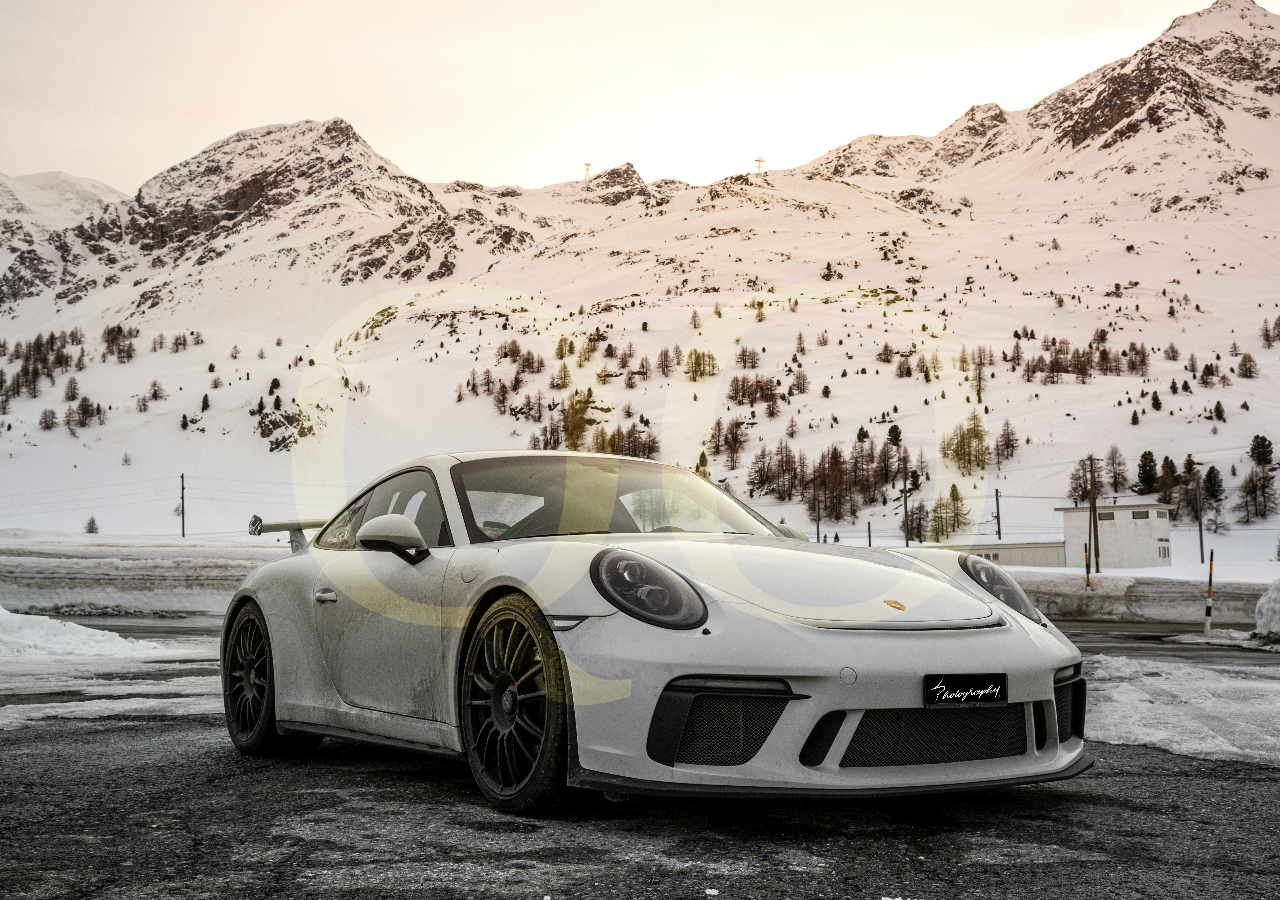
<file: index.html>
<!DOCTYPE html>
<html lang="en" class="no-js">
	<head>
		<meta charset="UTF-8" />
		<meta name="viewport" content="width=device-width, initial-scale=1">
		<title>Fake 3D Effect with WebGL Shaders | Demo 1 | Codrops</title>
		<meta name="description" content="Demo of the tutorial on how to create a fake 3D image effect with WebGL shaders." />
		<meta name="keywords" content="webgl, 3d, image, shader, javascript, tutorial, demo, web development, effect" />
		<meta name="author" content="Codrops" />
		<link rel="shortcut icon" href="favicon.ico">
		<link rel="stylesheet" type="text/css" href="css/base.css" />
		<script>document.documentElement.className="js";var supportsCssVars=function(){var e,t=document.createElement("style");return t.innerHTML="root: { --tmp-var: bold; }",document.head.appendChild(t),e=!!(window.CSS&&window.CSS.supports&&window.CSS.supports("font-weight","var(--tmp-var)")),t.parentNode.removeChild(t),e};supportsCssVars()||alert("Please view this demo in a modern browser that supports CSS Variables.");</script>
	</head>
	<body class="demo-1">
		<main>
			<div class="frame">
				<div 
					id="gl" 
					data-imageOriginal="img/laurent-perren-NeH9w4CdmnA-unsplash.jpg" 
					data-imageDepth="img/a66d1fc0-34db-4604-9ff4-512dd0bc4ddc.png" 
					data-horizontalThreshold="20" 
					data-verticalThreshold="20">
				</div>
				<div class="frame__content">QO</div>
			</div>
		</main>
		<script src="js/app.js"></script>
				<a href="index.html">home 1</a>
		<a href="index2.html">home 2</a>
	</body>
</html>
</file>
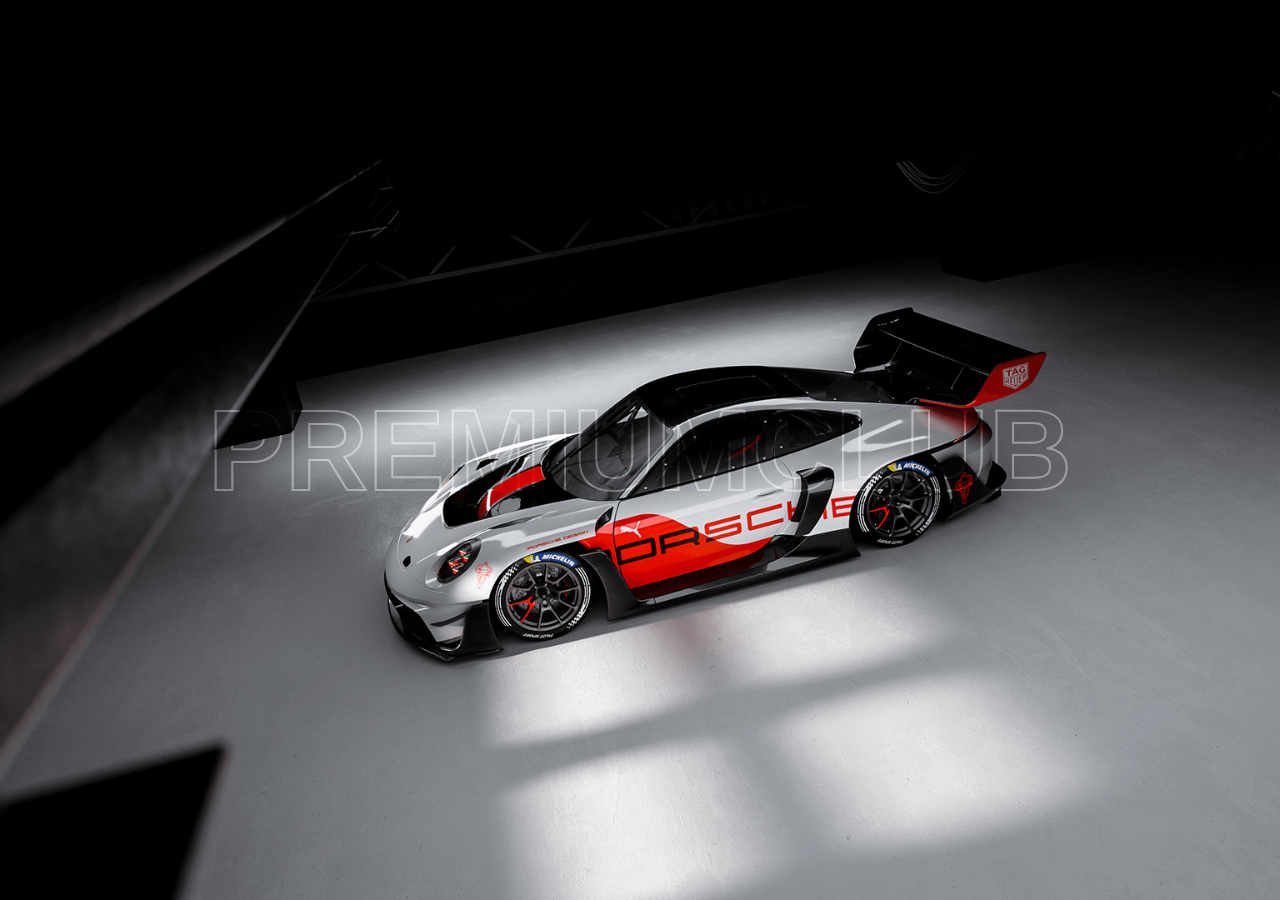
<file: index2.html>
<!DOCTYPE html>
<html lang="en" class="no-js">
	<head>
		<meta charset="UTF-8" />
		<meta name="viewport" content="width=device-width, initial-scale=1">
		<title>Fake 3D Effect with WebGL Shaders | Demo 2 | Codrops</title>
		<meta name="description" content="Demo of the tutorial on how to create a fake 3D image effect with WebGL shaders." />
		<meta name="keywords" content="webgl, 3d, image, shader, javascript, tutorial, demo, web development, effect" />
		<meta name="author" content="Codrops" />
		<link rel="shortcut icon" href="favicon.ico">
		<link rel="stylesheet" type="text/css" href="css/base.css" />
		<script>document.documentElement.className="js";var supportsCssVars=function(){var e,t=document.createElement("style");return t.innerHTML="root: { --tmp-var: bold; }",document.head.appendChild(t),e=!!(window.CSS&&window.CSS.supports&&window.CSS.supports("font-weight","var(--tmp-var)")),t.parentNode.removeChild(t),e};supportsCssVars()||alert("Please view this demo in a modern browser that supports CSS Variables.");</script>
	</head>
	<body class="demo-2">
		<main>
			<div class="frame">
				<div 
					id="gl" 
					data-imageOriginal="img/porche.png" 
					data-imageDepth="img/porchedepth.png" 
					data-horizontalThreshold="20" 
					data-verticalThreshold="20">
				</div>
				<div class="frame__content">PREMIUMCLUB</div>
			</div>
		</main>
		<script src="js/app.js"></script>
		<a href="index.html">home 1</a>
		<a href="index2.html">home 2</a>
	</body>
</html>
</file>
<file: css/base.css>
article,aside,details,figcaption,figure,footer,header,hgroup,main,nav,section,summary{display:block;}audio,canvas,video{display:inline-block;}audio:not([controls]){display:none;height:0;}[hidden]{display:none;}html{font-family:sans-serif;-ms-text-size-adjust:100%;-webkit-text-size-adjust:100%;}body{margin:0;}a:focus{outline:thin dotted;}a:active,a:hover{outline:0;}h1{font-size:2em;margin:0.67em 0;}abbr[title]{border-bottom:1px dotted;}b,strong{font-weight:bold;}dfn{font-style:italic;}hr{-moz-box-sizing:content-box;box-sizing:content-box;height:0;}mark{background:#ff0;color:#000;}code,kbd,pre,samp{font-family:monospace,serif;font-size:1em;}pre{white-space:pre-wrap;}q{quotes:"\201C" "\201D" "\2018" "\2019";}small{font-size:80%;}sub,sup{font-size:75%;line-height:0;position:relative;vertical-align:baseline;}sup{top:-0.5em;}sub{bottom:-0.25em;}img{border:0;}svg:not(:root){overflow:hidden;}figure{margin:0;}fieldset{border:1px solid #c0c0c0;margin:0 2px;padding:0.35em 0.625em 0.75em;}legend{border:0;padding:0;}button,input,select,textarea{font-family:inherit;font-size:100%;margin:0;}button,input{line-height:normal;}button,select{text-transform:none;}button,html input[type="button"],input[type="reset"],input[type="submit"]{-webkit-appearance:button;cursor:pointer;}button[disabled],html input[disabled]{cursor:default;}input[type="checkbox"],input[type="radio"]{box-sizing:border-box;padding:0;}input[type="search"]{-webkit-appearance:textfield;-moz-box-sizing:content-box;-webkit-box-sizing:content-box;box-sizing:content-box;}input[type="search"]::-webkit-search-cancel-button,input[type="search"]::-webkit-search-decoration{-webkit-appearance:none;}button::-moz-focus-inner,input::-moz-focus-inner{border:0;padding:0;}textarea{overflow:auto;vertical-align:top;}table{border-collapse:collapse;border-spacing:0;}
*,
*::after,
*::before {
	box-sizing: border-box;
}

:root {
	font-size: 16px;
}

body {
	--color-text: #fff;
	--color-bg: #0e0e0f;
	--color-link: #826437;
	--color-link-hover: #fff;
	color: var(--color-text);
	background-color: var(--color-bg);
	font-family: moderno-fb, "Big Caslon", "Book Antiqua", "Palatino Linotype", Georgia, serif;
	-webkit-font-smoothing: antialiased;
	-moz-osx-font-smoothing: grayscale;
	overscroll-behavior: none;
}

.demo-2 {
	font-family: Futura, "futura-pt", Arial, sans-serif;
}

.demo-2,
.demo-3 {
    --color-link: #fbc966;
}

.demo-4 {
    --color-link: #52e093;
}

#gl {
	width: 100vw;
	height: 100vh;
	left: 0;
	top: 0;
	position: absolute;
}

canvas {
	display: block;
}

/* Page Loader */
.js .loading::before {
	content: '';
	position: fixed;
	z-index: 100000;
	top: 0;
	left: 0;
	width: 100%;
	height: 100%;
	background: var(--color-bg);
}

.js .loading::after {
	content: '';
	position: fixed;
	z-index: 100000;
	top: 50%;
	left: 50%;
	width: 60px;
	height: 60px;
	margin: -30px 0 0 -30px;
	pointer-events: none;
	border-radius: 50%;
	opacity: 0.4;
	background: var(--color-link);
	animation: loaderAnim 0.7s linear infinite alternate forwards;
}

@keyframes loaderAnim {
	to {
		opacity: 1;
		transform: scale3d(0.5,0.5,1);
	}
}

a {
	text-decoration: none;
	color: var(--color-link);
	outline: none;
}

a:hover,
a:focus {
	color: var(--color-link-hover);
	outline: none;
}


.frame {
	padding: 3rem 5vw;
	text-align: center;
	position: relative;
	z-index: 1000;
	height: 100vh;
	display: flex;
	flex-direction: column;
	align-items: center;
	justify-content: center;
}

.frame > * {
	position: relative;
}




.frame__content {
	line-height: 0.8;
	pointer-events: none;
	margin-top: 13vh;
	font-size: 40vw;
	font-family: essonnes-display, serif;
	mix-blend-mode: soft-light;
	font-weight: normal;
	text-align: center;
	color: #c2ba8b;
}

.demo-2 .frame__content {
    font-size: 9vw;
    text-transform: uppercase;
    font-weight: bold;
    mix-blend-mode: soft-light;
    text-align: center;
    font-family: Futura, "futura-pt", Arial, sans-serif;
    color: #ffffff00;
    -webkit-text-stroke: 2px #ffffff;
}

.demo-3 .frame__content {
	color: #24211d;
}

.demo-4 .frame__content {
	color: #75c298;
	mix-blend-mode: overlay;
}

@media screen and (min-width: 53em) {
	.frame {
		position: fixed;
		text-align: left;
		z-index: 10000;
		top: 0;
		left: 0;
		display: grid;
		align-content: space-between;
		width: 100%;
		max-width: none;
		height: 100vh;
		padding: 2rem 3rem;
		pointer-events: none;
		grid-template-columns: 75% 25%;
		grid-template-rows: auto auto auto;
		grid-template-areas: 'title links'
							'content content'
							'github demos';
	}
	.frame__content {
		grid-area: content;
		margin: 0;
	}
	.frame a {
		pointer-events: auto;
	}
}
</file>
